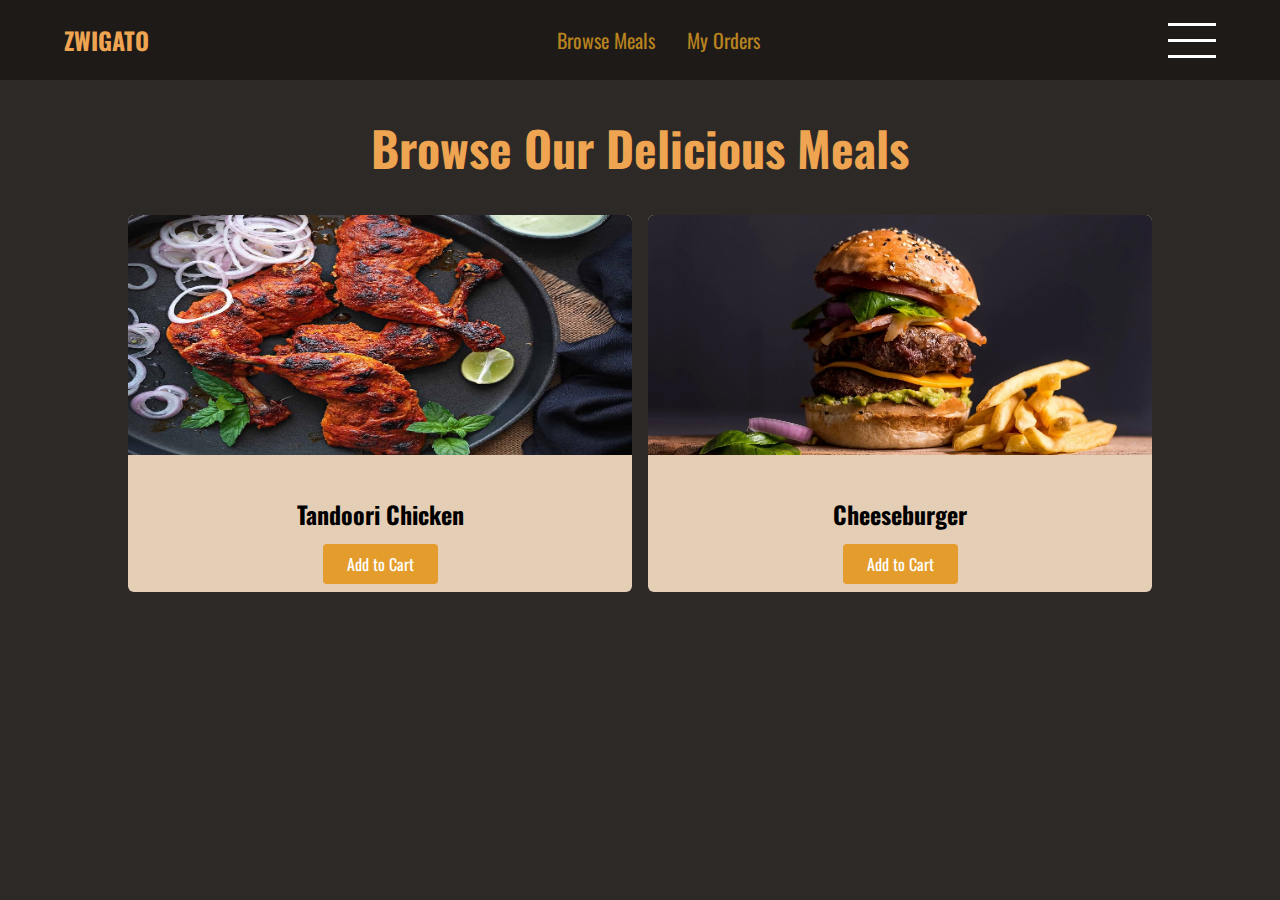
<file: Simple html css project 2/index.html>
<!DOCTYPE html>
<html lang="en">
  <head>
    <meta charset="UTF-8" />
    <meta http-equiv="X-UA-Compatible" content="IE=edge" />
    <meta name="viewport" content="width=device-width, initial-scale=1.0" />
    <link rel="preconnect" href="https://fonts.googleapis.com" />
    <link
      href="https://fonts.googleapis.com/css2?family=Fira+Sans:wght@400;700&family=Oswald:wght@700&display=swap"
      rel="stylesheet"
    />
    <link href="styles.css" rel="stylesheet" />
    <title>Zwigato</title>
  </head>
  <body>
    <header id="main-header">
      <a href="index.html" id="logo">Zwigato</a>
      <nav>
        <ul>
          <li>
            <a href="">Browse Meals</a>
          </li>
          <li>
            <a href="">My Orders</a>
          </li>
        </ul>
      </nav>
      <a href="#side-drawer" class="menu-btn">
        <span></span>
        <span></span>
        <span></span>
     </a>

    </header>
    <aside id="side-drawer">
        <header>
            <a href="#" class="menu-btn">
                <span></span>
                <span></span>
                <span></span>
             </a>
        </header>
        <nav>
            <ul>
              <li>
                <a href="">Browse Meals</a>
              </li>
              <li>
                <a href="">My Orders</a>
              </li>
            </ul>
        </nav>
    </aside>
    <main>
      <h1>Browse Our Delicious Meals</h1>
      <section id="latest-product">
        <ul>
          <li class="food-items">
            <article>
              <img src="images/Tandoori-Chicken.jpg" alt="Tandoori-Chicken" />
              <div class="food-items-content">
                <h2>Tandoori Chicken</h2>
                <a href="" class="btn">Add to Cart</a>
              </div>
            </article>
          </li>
          <li  class="food-items">
            <article>
              <img src="images/Burgers.jpg" alt="Burger" />
              <div class="food-items-content">
                <h2>Cheeseburger</h2>
                <a href="" class="btn">Add to Cart</a>
              </div>
            </article>
          </li>
        </ul>
      </section>
    </main>
  </body>
</html>
</file>
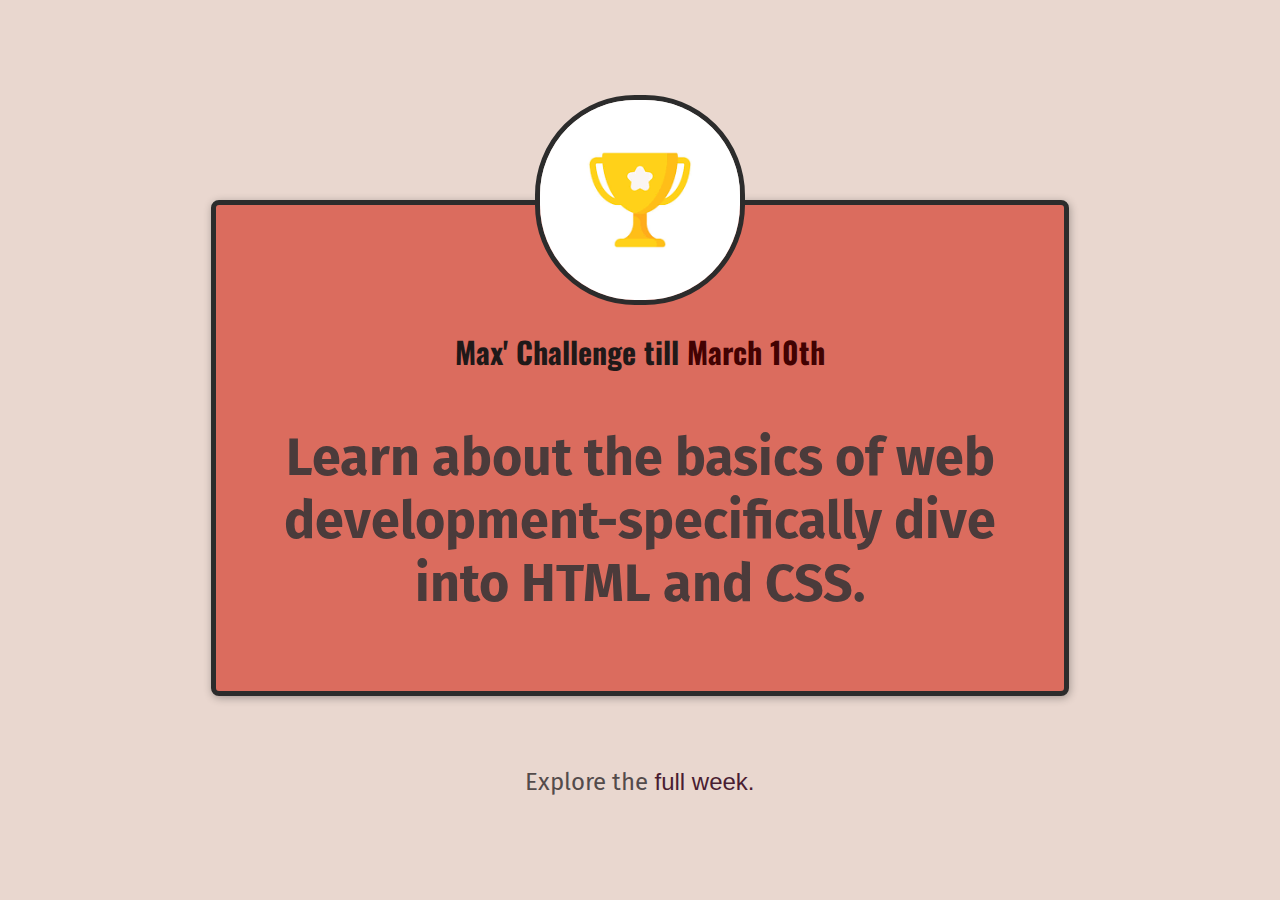
<file: Simple html css project 3/index.html>
<!DOCTYPE html>
<html lang="en">
  <head>
    <meta charset="UTF-8" />
    <link rel="preconnect" href="https://fonts.googleapis.com" />
    <link rel="preconnect" href="https://fonts.gstatic.com" crossorigin />
    <link
      href="https://fonts.googleapis.com/css2?family=Fira+Sans:wght@400;700&family=Oswald:wght@700&display=swap"
      rel="stylesheet"
    />

    <link href="Styles/shared.css" rel="stylesheet" />
    <link href="Styles/daily-challenge.css" rel="stylesheet" />
    <title>Daily challenge</title>
  </head>
  <body>
    <main>
      <img src="Images/challenge.png" alt="A trophy" />
      <h1>Max' Challenge till <span>March 10th</span> </h1>
      <p id="todays-challenge">
        Learn about the basics of web development-specifically dive into HTML
        and CSS.
      </p>
    </main>
    <footer>
      <p>Explore the <a href="full-week.html">full week.</a></p>
    </footer>
  </body>
</html>
</file>
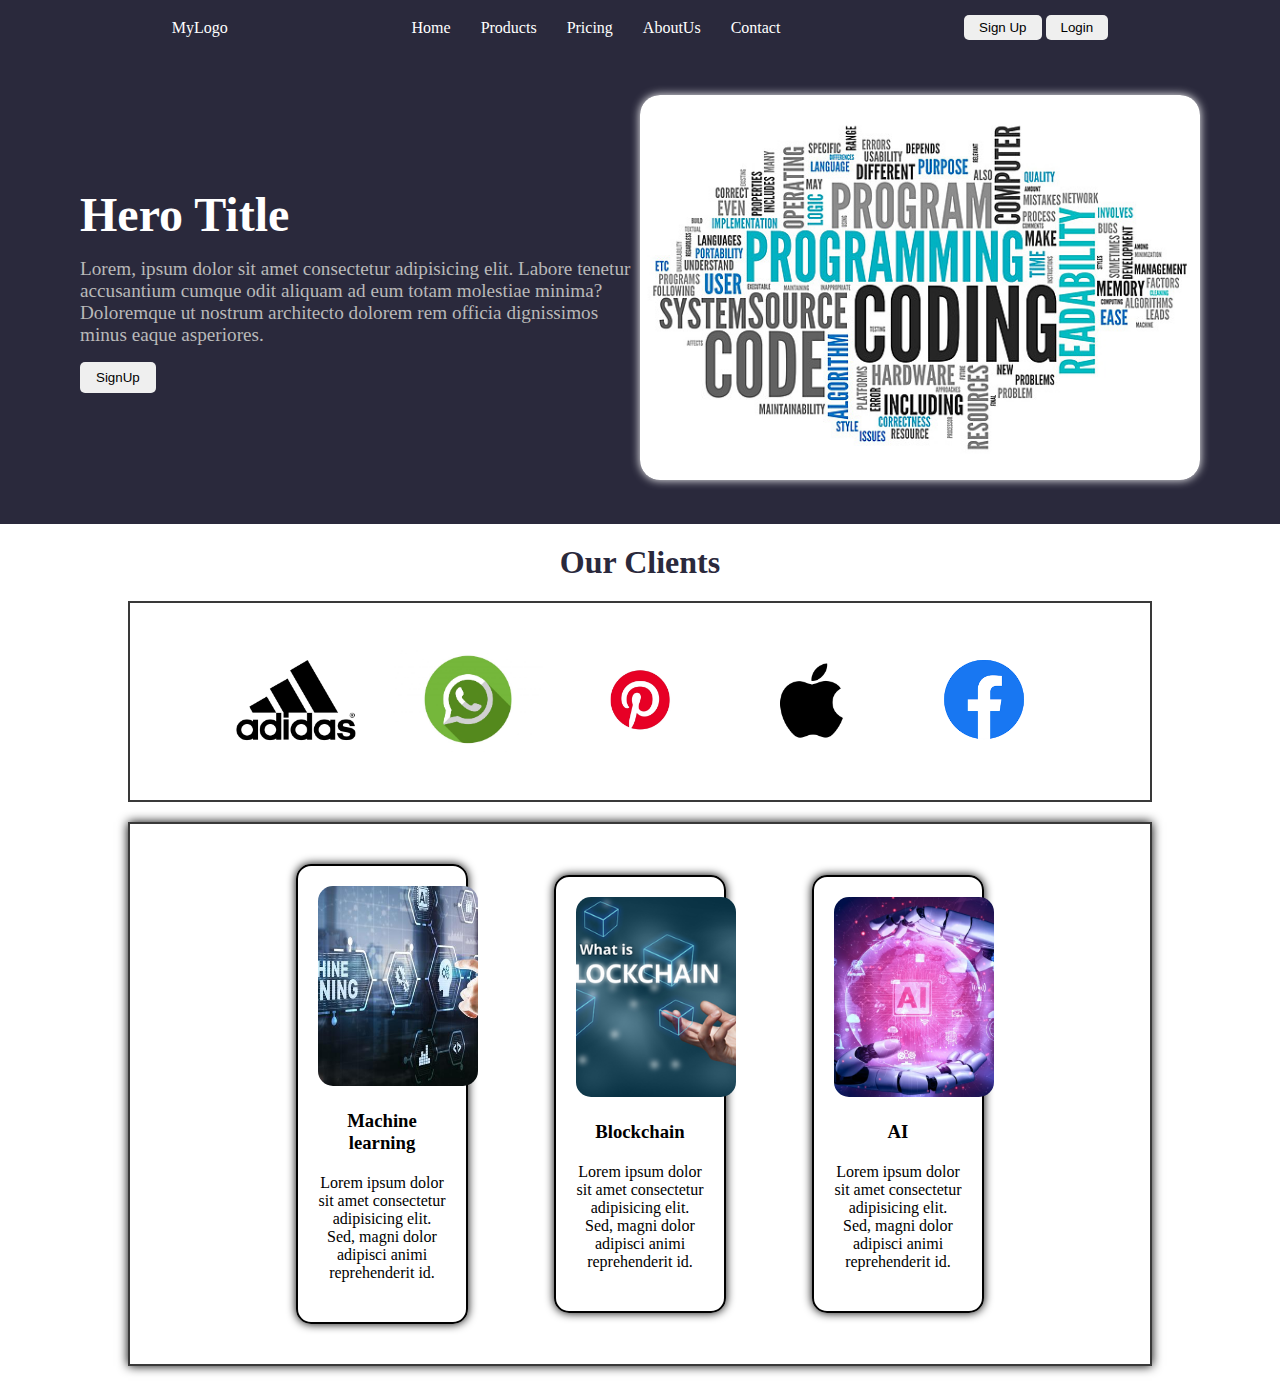
<file: Simple html css project/index.html>
<!DOCTYPE html>
<html lang="en">
  <head>
    <meta charset="UTF-8" />
    <meta name="viewport" content="width=device-width, initial-scale=1.0" />
    <title>Expanding cards</title>
    <link rel="stylesheet" href="style.css" />
  </head>
  <body>
    <nav>
      <div>MyLogo</div>
      <div >
        <ul  >
          <li>Home</li>
          <li>Products</li>
          <li>Pricing</li>
          <li>AboutUs</li>
          <li>Contact</li>
        </ul>
      </div>
      <div>
        <button type="button">Sign Up</button>
        <button type="button">Login</button>
      </div>
    </nav>

    <section class="hero">
        <div>
            <h1>Hero Title</h1>
            <p>Lorem, ipsum dolor sit amet consectetur adipisicing elit. Labore tenetur accusantium cumque odit aliquam ad eum totam molestiae minima? Doloremque ut nostrum architecto dolorem rem officia dignissimos minus eaque asperiores.</p>
            <button>SignUp</button>
        </div>
        <div>
            <img src="./coding.jpg" alt="image" >
        </div>
    </section>

    <h2 class="logo-text">Our Clients</h2>
    <section class="logo">
        <div>
            <img src="./images/Adidas-logo.jpg" alt="adidas">
        </div>
        <div>
            <img src="./images/whatsapp.jpg" alt="whatsapp">
        </div>
        <div>
            <img src="./images/pinterest.jpg" alt="pinterest">
        </div>
        <div>
            <img src="./images/Apple-Logo.jpg" alt="Apple-Logo">
        </div>
        <div>
            <img src="./images/fb.jpg" alt="fb">
        </div>
    </section>
    
    <section class="three-cards">
        <div class="card">
            <img src="./ml.jpg" alt="ml">
            <h3>Machine learning</h3>
            <p>Lorem ipsum dolor sit amet consectetur adipisicing elit. Sed, magni dolor adipisci animi reprehenderit id.</p>
        </div>
        <div class="card">
            <img src="./blockchain.jpg" alt="blockchain">
            <h3>Blockchain</h3>
            <p>Lorem ipsum dolor sit amet consectetur adipisicing elit. Sed, magni dolor adipisci animi reprehenderit id.</p>
        </div>
        <div class="card">
            <img src="./Ai.jpg" alt="ai">
            <h3>AI</h3>
            <p>Lorem ipsum dolor sit amet consectetur adipisicing elit. Sed, magni dolor adipisci animi reprehenderit id.</p>
        </div>
    </section>

  </body>
</html>
</file>
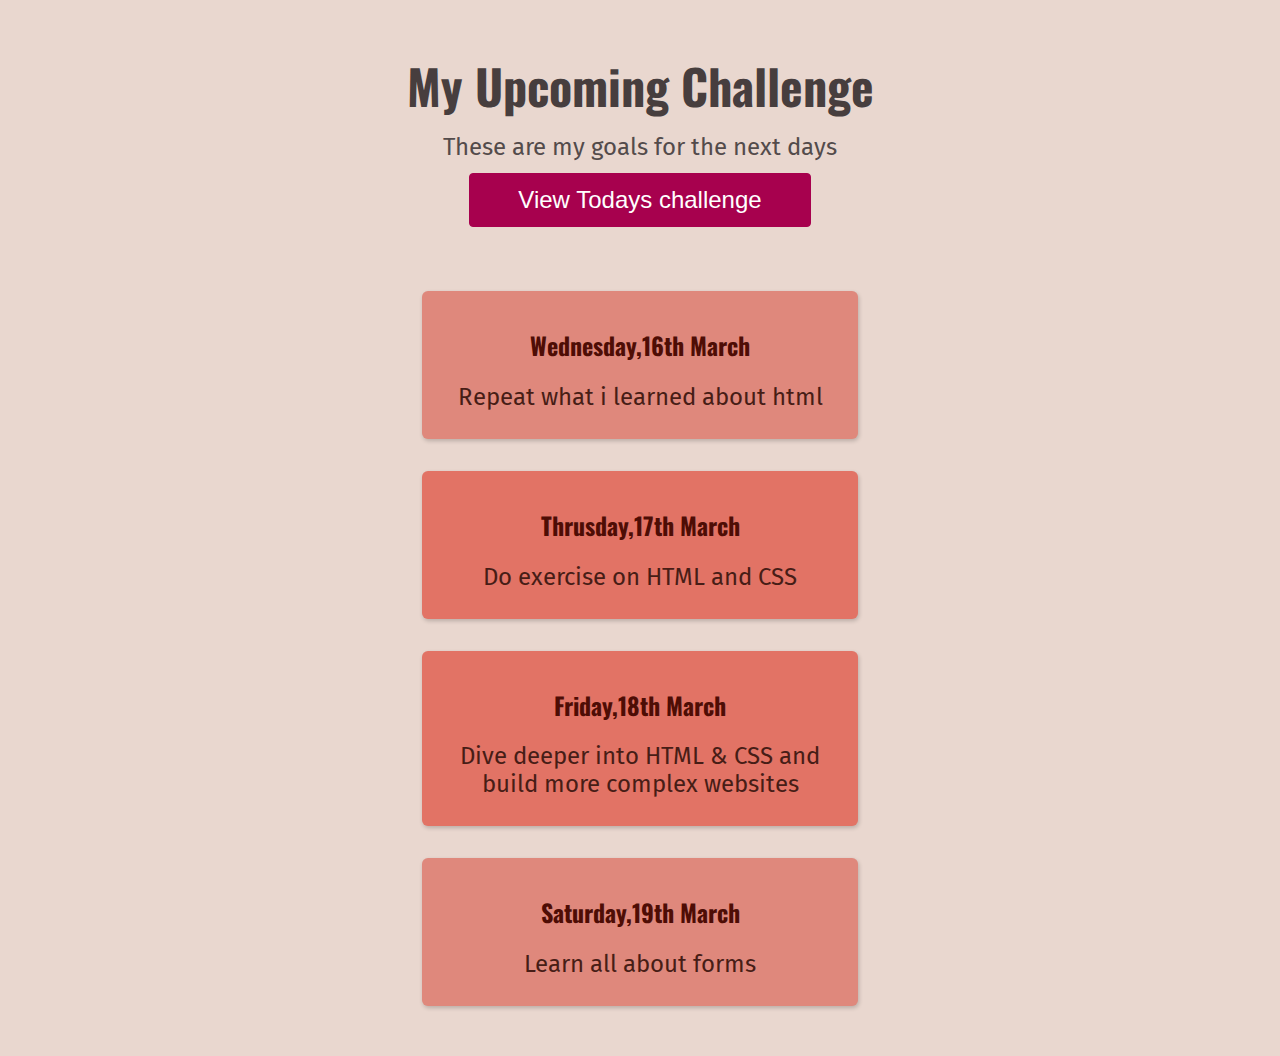
<file: Simple html css project 3/full-week.html>
<!DOCTYPE html>
<html lang="en">
  <head>
    <meta charset="UTF-8" />
    <link rel="preconnect" href="https://fonts.googleapis.com" />
    <link rel="preconnect" href="https://fonts.gstatic.com" crossorigin />
    <link
      href="https://fonts.googleapis.com/css2?family=Fira+Sans:wght@400;700&family=Oswald:wght@700&display=swap"
      rel="stylesheet"
    />
    <link href="Styles/shared.css" rel="stylesheet" />
    <link href="Styles/full-week.css" rel="stylesheet" />
    <title>My upcoming challenge</title>
  </head>
  <body>
    <header>
      <h1>My Upcoming Challenge</h1>
      <p id="description">These are my goals for the next days</p>
      <a href="index.html">View Todays challenge</a>
    </header>
    <main>
      <ol>
        <li>
          <h2>Wednesday,16th March</h2>
          <p>Repeat what i learned about html</p>
        </li>
        <li class="highlight-goal">
          <h2>Thrusday,17th March</h2>
          <p>Do exercise on HTML and CSS</p>
        </li>
        <li class="highlight-goal">
          <h2>Friday,18th March</h2>
          <p>Dive deeper into HTML & CSS and build more complex websites</p>
        </li>
        <li>
            <h2>Saturday,19th March</h2>
            <p>Learn all about forms</p>
        </li>
      </ol>
    </main>
  </body>
</html>
</file>
<file: Simple html css project 2/styles.css>
body{
    font-family: "Oswald",sans-serif;
    margin: 0;
    background-color: rgb(44, 41, 38);
}

a{
    text-decoration: none;
}

#main-header{
    height: 5rem;;
    display: flex;
    justify-content: space-between;
    align-items: center;
    background-color: rgb(29,26,24);
    padding:0 5% ;
}

#logo{
    font-size: 1.5rem;
    font-weight:bold ;
    color: rgb(238, 164, 80);
    text-transform: uppercase;
}

.menu-btn{
    width: 3rem;
    height: 3rem;
    display: flex;
    flex-direction: column;
    justify-content: space-around;
}

.menu-btn span{
    width: 100%;
    height: 3px;
    background-color: white;
}

#main-header ul{
    list-style:none;
    display: flex;
    margin: 0;
    padding: 0;
}

#main-header li{
    margin: 0 1rem;
}

#main-header nav a{
    color: rgb(185, 131, 31);
    font-size: 1.25rem;
}

#main-header nav a:hover{
    color: rgb(228, 168, 44);

}

#side-drawer{
    width: 100%;
    height: 100%;
    background-color: rgb(29, 26, 27);
    position: fixed;
    top: 0;
    left: 0;
    display: none;

}

#side-drawer :target{
    display: block;
}


#side-drawer ul{
    list-style: none;
    margin: 0;
    padding: 4rem 1rem;
    display: flex;
    flex-direction: column;
    text-align: center;
}

#side-drawer li{
    margin: 1rem 0;
}

#side-drawer a{
    color: rgb(253,239,213);
    font-size: 2rem;
}

main h1{
    text-align: center;
    color: rgb(238,164,80);
    font-size: 3rem;
}

#latest-product{
    width: 80%;
    margin: 2rem auto;
}

#latest-product ul{
    display: grid;
    grid-template-columns: 1fr 1fr;
    gap: 1rem;
    margin: 0;
    padding: 0;
    list-style: none;
}
.food-items{
    background-color: rgb(228,206,182 );
    border-radius: 6px;
    overflow: hidden;

}

.food-items img{
    height: 15rem;
    width: 100%;
    object-fit: cover;
}

.food-items-content{
    padding: 1rem;
    text-align: center;
}

.btn{
    background-color: rgb(228,157,44);
    color: white;
    border-radius: 4px;
    padding: 0.5rem 1.5rem;
}

.btn:hover{
    background-color: rgb(221,134,34);
}  

@media(max-width:48rem){
    #main-header nav{
        display: none;
    }
    main h1{
        font-size: 1.5rem;
    }
    #latest-product ul{
        grid-template-columns: 100%;
    }
     

}
</file>
<file: Simple html css project 3/Styles/shared.css>
body{
    text-align: center;
    background-color: rgb(233,215,207);
    margin: 50px;
    color: rgb(83,75,75);
  }

  h1{
    font-family: 'Oswald',sans-serif;
  }

  p{
   font-family: 'Fira Sans',sans-serif;
   font-size: 24px; 
  }
 
  
  a{
    font-family:'Fira S ans',sans-serif ;
    color: rgb(167, 38, 59);
    text-decoration: none;   
  
  }
  a:hover{
    text-decoration: underline;
  }
</file>
<file: Simple html css project 3/Styles/daily-challenge.css>
main{
    width: 800px;
    margin: 200px auto 72px auto;
    background-color: rgb(219,108,94);
    padding: 24px;
    border: 5px solid rgb(44,44,44);
    border-radius: 8px;
    box-shadow: 1px 2px 8px rgba(0,0,0,0.3);
  }

  img{
    width: 200px;
    height: 200px;
    border-radius: 100px;
    border: 5px solid rgb(44,44,44);
    margin-top: -134px;
  }

  h1{
    font-size: 30px;
    color: rgb(31,25,25);
     
  }
  a{
    color: rgb(73,29,50);
  }

  span{
    color: rgb(66,2,2);
  }

  

  #todays-challenge{
    color: rgb(75,59,59);
    font-weight: bold;
    font-size: 52px;
  }
</file>
<file: Simple html css project/style.css>
*{
    margin: 0;
    padding: 0;
    box-sizing: border-box;
}
nav{
    display: flex;
    justify-content: space-around;
    align-items: center;
    background-color:#2a293c;
    color: #ffff;
    padding: 15px 80px;
}
nav div ul{
    display: flex;
    gap: 30px;
    list-style: none;
    cursor: pointer;
}

nav div button{
    padding: 5px 15px;
    border-radius: 5px;
    border: none;
    cursor: pointer;
}
nav div button:hover{
    background-color: rgb(44, 52, 194);
    color: #ffff;
}
.hero{
    display: flex;
    justify-content: space-around;
    align-items: center;
    background-color: #2a293c;
    color: #ffff;
    padding: 40px 80px;
}

.hero div{
    width: 50%;
}
.hero div h1{
    font-size: 3rem;
    margin-bottom: 1rem;
}
.hero div p{
    font-size: 1.2rem;
    color: #b9b9b9;
    margin-bottom: 1rem;
}
.hero div button{
    padding: 8px 16px;
    border: none;
    border-radius: 5px;
    border: none;
    cursor: pointer;
}
.hero div button:hover {
    background-color: rgb(44, 52, 194);
    color: #ffff;
}

.hero div img{
    width: 100%;
    border-radius: 20px;
    object-fit: cover;
    box-shadow: 0 0 10px white;
}
.hero div img:hover{
    transform: rotate(10deg);
    transition: all 0.5sec ease-in-out;
}

.logo-text{
    text-align: center;
    margin: 20px 0;
    font-size: 32px;
    color: #2a293c;
}
.logo{
    display: flex;
    justify-content:space-around;
    align-items: center;
    margin: 20px 10%;
    border: 2px solid #393939;
    padding: 40px 80px;
}
.logo div img{
    width: 150px;
    object-fit: cover;
    border-radius: 5px;
}
.three-cards{
    margin: 20px 10%;
    padding: 40px 80px;
    display: flex;
    justify-content: space-evenly;
    align-items: center;
    border: 2px solid #393939;
    box-shadow: 0 0 10px black;
}
.card{
    border: 2px solid black;
    border-radius: 15px;
    width: 20%;
    text-align: center;
    padding: 20px;
    box-shadow: 0 0 10px black;
}
.card  img{
    width: 160px;
    height: 200px;
    object-fit: cover;
    border-radius: 15px;
}
h3{
    margin: 20px 0;
}
.card p{
    margin: 20px 0;
}
</file>
<file: Simple html css project 3/Styles/full-week.css>
header{
    margin-bottom: 64px;
}

h1{
    font-size: 48px;
    color: rgb(71,62,62);
    margin: 0;
}

#description{
    margin:12px;
}


a{
   
    padding: 12px 48px;
    background-color: rgb(167,1,78);
    color: white;
    border: 1px solid  rgb(167,1,78);
    border-radius: 4px;
    font-size: 24px;
    display: inline-block;
    margin: 0;
}
a:hover{
    background-color: rgb(180,12,90);
    text-decoration: none;
}


ol{
    list-style: none;
    width: 500px ;
    margin: 36px auto 0 auto;
    padding: 0;
}

li{
    padding: 16px;
    box-shadow: 1px 2px 4px rgba(0,0,0,0.2);
    margin: 32px;
    background-color: rgb(223,136,124);
    border-radius: 6px;

}

h2{
    color: rgb(78,13,5);
    font-family: 'Oswald',sans-serif;
}

main p{
    margin: 12px;
    color: rgb(71,29,22);
}

.highlight-goal{
    background-color: rgb(226, 115, 101);
}
</file>
